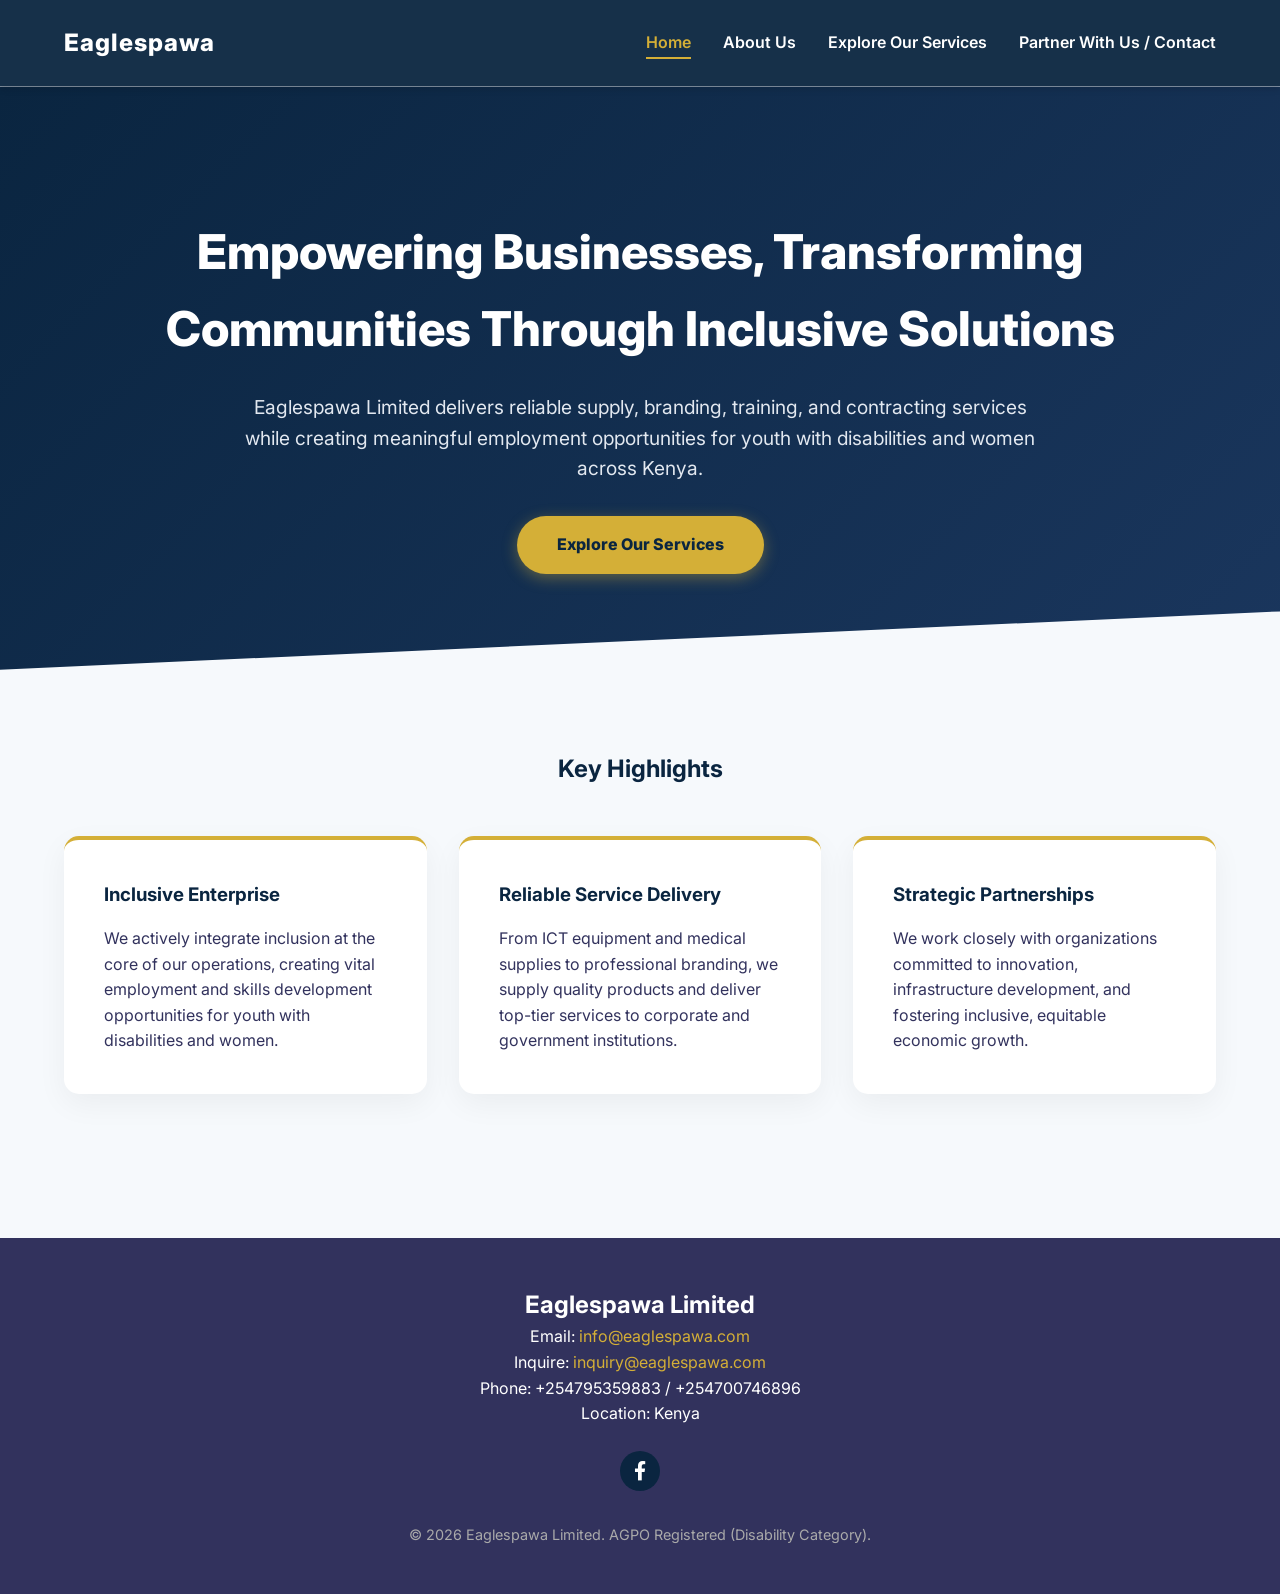
<file: index.html>
<!DOCTYPE html>
<html lang="en">
<head>

    <!-- Google tag (gtag.js) -->
<script async src="https://www.googletagmanager.com/gtag/js?id=G-55WJGNCTZW"></script>
<script>
  window.dataLayer = window.dataLayer || [];
  function gtag(){dataLayer.push(arguments);}
  gtag('js', new Date());

  gtag('config', 'G-55WJGNCTZW');
</script>


    
    <meta charset="UTF-8">
    <meta name="viewport" content="width=device-width, initial-scale=1.0">
    <title>Eaglespawa Limited | Inclusive Solutions</title>
    <link rel="icon" type="image/jpeg" href="icon.jpeg">
    <link rel="stylesheet" href="styles.css">
    <link rel="stylesheet" href="https://cdnjs.cloudflare.com/ajax/libs/font-awesome/6.0.0/css/all.min.css">
    <meta name="google-site-verification" content="UINnyJ6uWXzY9-vGjhkxGWergdI92mz0cQHW0GVQRaw" />
</head>
<body>

    <header>
        <nav>
            <a href="index.html" class="logo">Eaglespawa</a>
            <div class="menu-toggle" id="mobile-menu">☰</div>
            <ul class="nav-links" id="nav-links">
                <li><a href="index.html">Home</a></li>
                <li><a href="about.html">About Us</a></li>
                <li><a href="services.html">Explore Our Services</a></li>
                <li><a href="contact.html">Partner With Us / Contact</a></li>
            </ul>
        </nav>
    </header>

    <section class="hero">
        <h1>Empowering Businesses, Transforming Communities Through Inclusive Solutions</h1>
        <p>Eaglespawa Limited delivers reliable supply, branding, training, and contracting services while creating meaningful employment opportunities for youth with disabilities and women across Kenya.</p>
        <a href="services.html" class="btn">Explore Our Services</a>
    </section>

    <section class="section">
        <h2 style="text-align: center; color: var(--primary-blue);">Key Highlights</h2>
        <div class="grid">
            <div class="card">
                <h3>Inclusive Enterprise</h3>
                <p>We actively integrate inclusion at the core of our operations, creating vital employment and skills development opportunities for youth with disabilities and women.</p>
            </div>
            <div class="card">
                <h3>Reliable Service Delivery</h3>
                <p>From ICT equipment and medical supplies to professional branding, we supply quality products and deliver top-tier services to corporate and government institutions.</p>
            </div>
            <div class="card">
                <h3>Strategic Partnerships</h3>
                <p>We work closely with organizations committed to innovation, infrastructure development, and fostering inclusive, equitable economic growth.</p>
            </div>
        </div>
    </section>

    <footer>
        <h2>Eaglespawa Limited</h2>
        <p>Email: <a href="mailto:info@eaglespawa.com?subject=Want%20more%20information%20on%20a%20website">info@eaglespawa.com</a></p>
        <p>Inquire: <a href="mailto:inquiry@eaglespawa.com?subject=Inquiry%20from%20website">inquiry@eaglespawa.com</a></p>
        <p>Phone: +254795359883 / +254700746896</p>
        <p>Location: Kenya</p>

        <div class="social-links">
            <a href="https://www.facebook.com/people/Eagles-pawa-limited/61579534235119/?mibextid=rS40aB7S9Ucbxw6v" target="_blank" title="Follow us on Facebook">
                <i class="fab fa-facebook-f"></i>
            </a>
        </div>

        
        <p style="margin-top: 2rem; font-size: 0.9rem; color: #aaa;">&copy; 2026 Eaglespawa Limited. AGPO Registered (Disability Category).</p>
    </footer>

    <script src="script.js"></script>
</body>
</html>


<!--<!DOCTYPE html>
<html lang="en">
<head>
    <meta charset="UTF-8">
    <meta name="viewport" content="width=device-width, initial-scale=1.0">
    <title>Page Not Found | Eagles Pawa Limited</title>
    <link href="https://fonts.googleapis.com/css2?family=Inter:wght@400;700&display=swap" rel="stylesheet">
    <style>
        :root {
            --white: #ffffff;
            --brand-blue: #0288d1;
            --gold: #d4af37;
            --light-blue: #f0f7ff;
        }

        body {
            margin: 0;
            padding: 0;
            display: flex;
            align-items: center;
            justify-content: center;
            height: 100vh;
            background: radial-gradient(circle, var(--light-blue) 0%, var(--white) 100%);
            font-family: 'Inter', sans-serif;
            text-align: center;
            color: #333;
        }

        .container {
            padding: 20px;
            max-width: 500px;
            animation: fadeIn 0.8s ease-out;
        }

        /* The big 404 number */
        h1 {
            font-size: 8rem;
            margin: 0;
            line-height: 1;
            color: var(--brand-blue);
            position: relative;
        }

        h1 span {
            color: var(--gold);
        }

        h2 {
            font-size: 1.5rem;
            margin: 20px 0;
            color: #1a2a36;
        }

        p {
            color: #64748b;
            margin-bottom: 30px;
        }

        /* The "Go Home" button */
        .btn-home {
            background: var(--gold);
            color: white;
            padding: 15px 35px;
            border-radius: 50px;
            text-decoration: none;
            font-weight: 700;
            display: inline-block;
            transition: all 0.3s ease;
            box-shadow: 0 10px 20px rgba(212, 175, 55, 0.2);
        }

        .btn-home:hover {
            transform: translateY(-3px);
            box-shadow: 0 15px 30px rgba(212, 175, 55, 0.3);
            background: #c29d2f; /* Slightly darker gold */
        }

        @keyframes fadeIn {
            from { opacity: 0; transform: translateY(20px); }
            to { opacity: 1; transform: translateY(0); }
        }

        /* Mobile specific font size adjustment */
        @media (max-width: 480px) {
            h1 { font-size: 6rem; }
        }
    </style>
</head>
<body>

    <div class="container">
        <h1>4<span>0</span>4</h1>
        <h2>Oops! This page took flight.</h2>
        <p>The link you followed might be broken, or the page may have moved. Let's get you back to our supplies.</p>
        

        <div style="margin-top: 40px;">
            <p style="font-size: 0.8rem;">Eagles Pawa Limited | General Merchandise</p>
        </div>
    </div>

</body>
</html>-->
</file>
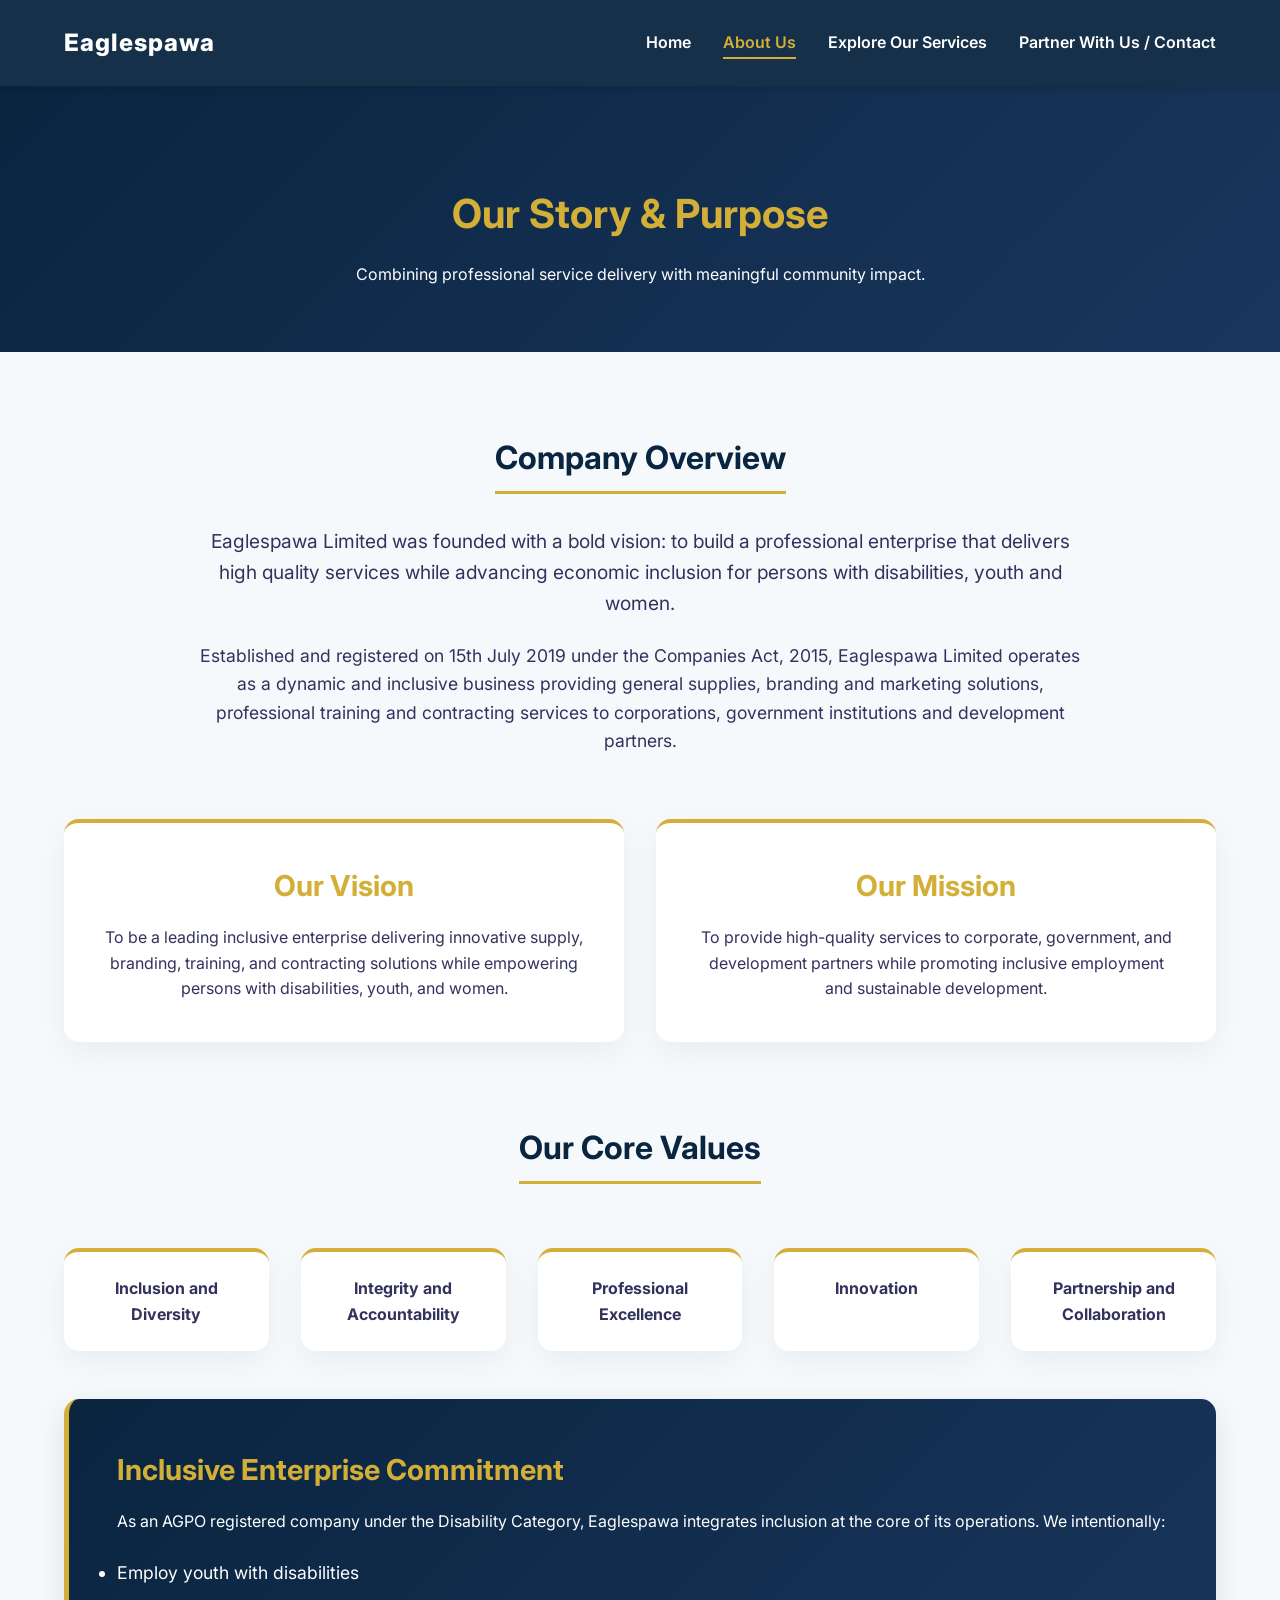
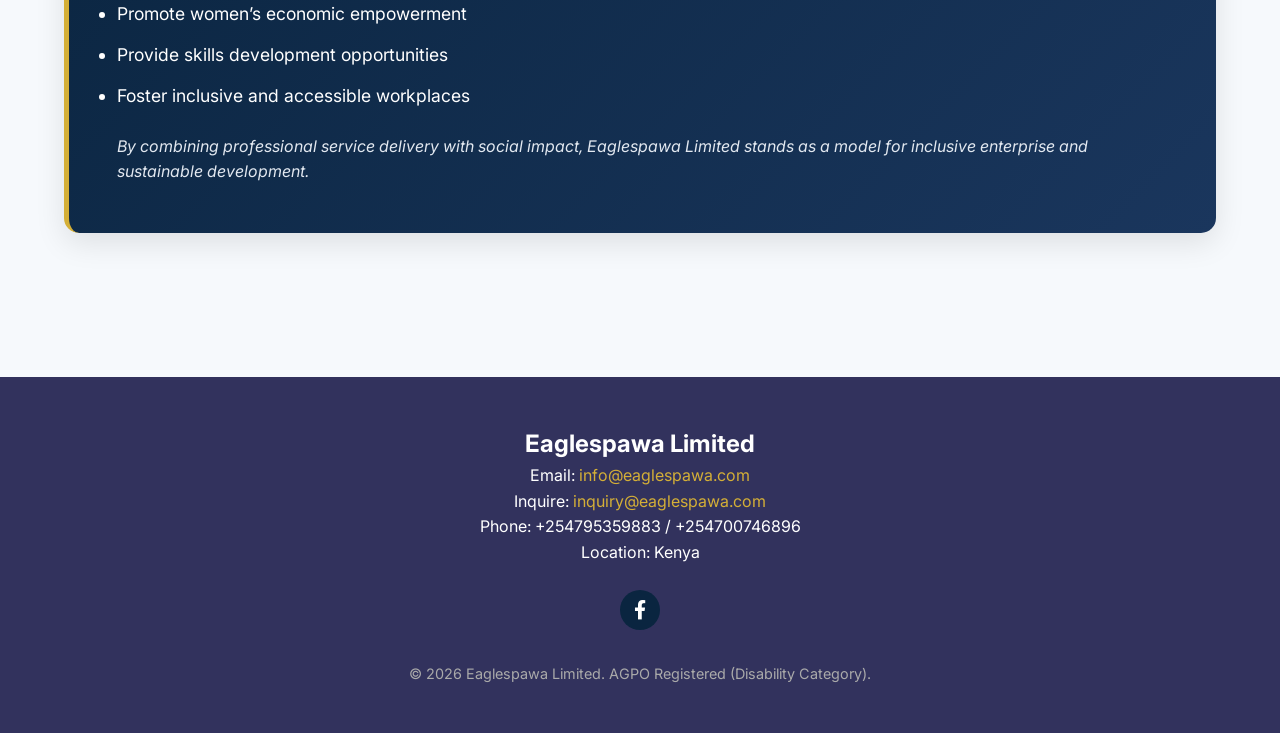
<file: about.html>
<!DOCTYPE html>
<html lang="en">
<head>

    <!-- Google tag (gtag.js) -->
<script async src="https://www.googletagmanager.com/gtag/js?id=G-55WJGNCTZW"></script>
<script>
  window.dataLayer = window.dataLayer || [];
  function gtag(){dataLayer.push(arguments);}
  gtag('js', new Date());

  gtag('config', 'G-55WJGNCTZW');
</script>

    
    <meta charset="UTF-8">
    <meta name="viewport" content="width=device-width, initial-scale=1.0">
    <title>About Us | Eaglespawa Limited</title>
    <link rel="icon" type="image/jpeg" href="icon.jpeg">
    <link rel="stylesheet" href="styles.css">
    <link rel="stylesheet" href="https://cdnjs.cloudflare.com/ajax/libs/font-awesome/6.0.0/css/all.min.css">
</head>
<body>

    <header>
        <nav>
            <a href="index.html" class="logo">Eaglespawa</a>
            <div class="menu-toggle" id="mobile-menu">☰</div>
            <ul class="nav-links" id="nav-links">
                <li><a href="index.html">Home</a></li>
                <li><a href="about.html">About Us</a></li>
                <li><a href="services.html">Explore Our Services</a></li>
                <li><a href="contact.html">Partner With Us / Contact</a></li>
            </ul>
        </nav>
    </header>

    <section class="page-header">
        <h1>Our Story & Purpose</h1>
        <p>Combining professional service delivery with meaningful community impact.</p>
    </section>

    <section class="section">
        <div style="max-width: 900px; margin: auto; text-align: center;">
            <h2 class="service-category-title">Company Overview</h2>
            <p style="font-size: 1.2rem; margin-bottom: 1.5rem;">Eaglespawa Limited was founded with a bold vision: to build a professional enterprise that delivers high quality services while advancing economic inclusion for persons with disabilities, youth and women.</p>
            <p style="font-size: 1.1rem; color: var(--dark-grey);">Established and registered on 15th July 2019 under the Companies Act, 2015, Eaglespawa Limited operates as a dynamic and inclusive business providing general supplies, branding and marketing solutions, professional training and contracting services to corporations, government institutions and development partners.</p>
        </div>

        <div class="grid" style="margin-top: 4rem;">
            <div class="card" style="text-align: center;">
                <h3 style="font-size: 1.8rem; color: var(--accent-gold);">Our Vision</h3>
                <p>To be a leading inclusive enterprise delivering innovative supply, branding, training, and contracting solutions while empowering persons with disabilities, youth, and women.</p>
            </div>
            <div class="card" style="text-align: center;">
                <h3 style="font-size: 1.8rem; color: var(--accent-gold);">Our Mission</h3>
                <p>To provide high-quality services to corporate, government, and development partners while promoting inclusive employment and sustainable development.</p>
            </div>
        </div>

        <div style="margin-top: 5rem; text-align: center;">
            <h2 class="service-category-title">Our Core Values</h2>
            <div class="grid" style="grid-template-columns: repeat(auto-fit, minmax(200px, 1fr)); margin-top: 2rem;">
                <div class="card" style="padding: 1.5rem;"><strong>Inclusion and Diversity</strong></div>
                <div class="card" style="padding: 1.5rem;"><strong>Integrity and Accountability</strong></div>
                <div class="card" style="padding: 1.5rem;"><strong>Professional Excellence</strong></div>
                <div class="card" style="padding: 1.5rem;"><strong>Innovation</strong></div>
                <div class="card" style="padding: 1.5rem;"><strong>Partnership and Collaboration</strong></div>
            </div>
        </div>

        <div class="commitment-box">
            <h3>Inclusive Enterprise Commitment</h3>
            <p style="margin-bottom: 1.5rem;">As an AGPO registered company under the Disability Category, Eaglespawa integrates inclusion at the core of its operations. We intentionally:</p>
            <ul>
                <li> Employ youth with disabilities</li>
                <li> Promote women’s economic empowerment</li>
                <li> Provide skills development opportunities</li>
                <li> Foster inclusive and accessible workplaces</li>
            </ul>
            <p style="margin-top: 1.5rem; font-style: italic; color: #E2E8F0;">By combining professional service delivery with social impact, Eaglespawa Limited stands as a model for inclusive enterprise and sustainable development.</p>
        </div>
    </section>

    <footer>
        <h2>Eaglespawa Limited</h2>
        <p>Email: <a href="mailto:info@eaglespawa.com?subject=Inquiry%20from%20Website">info@eaglespawa.com</a></p>
        <p>Inquire: <a href="mailto:inquiry@eaglespawa.com?subject=Inquiry%20from%20website">inquiry@eaglespawa.com</a></p>
        <p>Phone: +254795359883 / +254700746896</p>
        <p>Location: Kenya</p>


        <div class="social-links">
            <a href="https://www.facebook.com/people/Eagles-pawa-limited/61579534235119/?mibextid=rS40aB7S9Ucbxw6v" target="_blank" title="Follow us on Facebook">
                <i class="fab fa-facebook-f"></i>
            </a>
        </div>


        
        <p style="margin-top: 2rem; font-size: 0.9rem; color: #aaa;">&copy; 2026 Eaglespawa Limited. AGPO Registered (Disability Category).</p>
    </footer>

    <script src="script.js"></script>
</body>
</html>
</file>
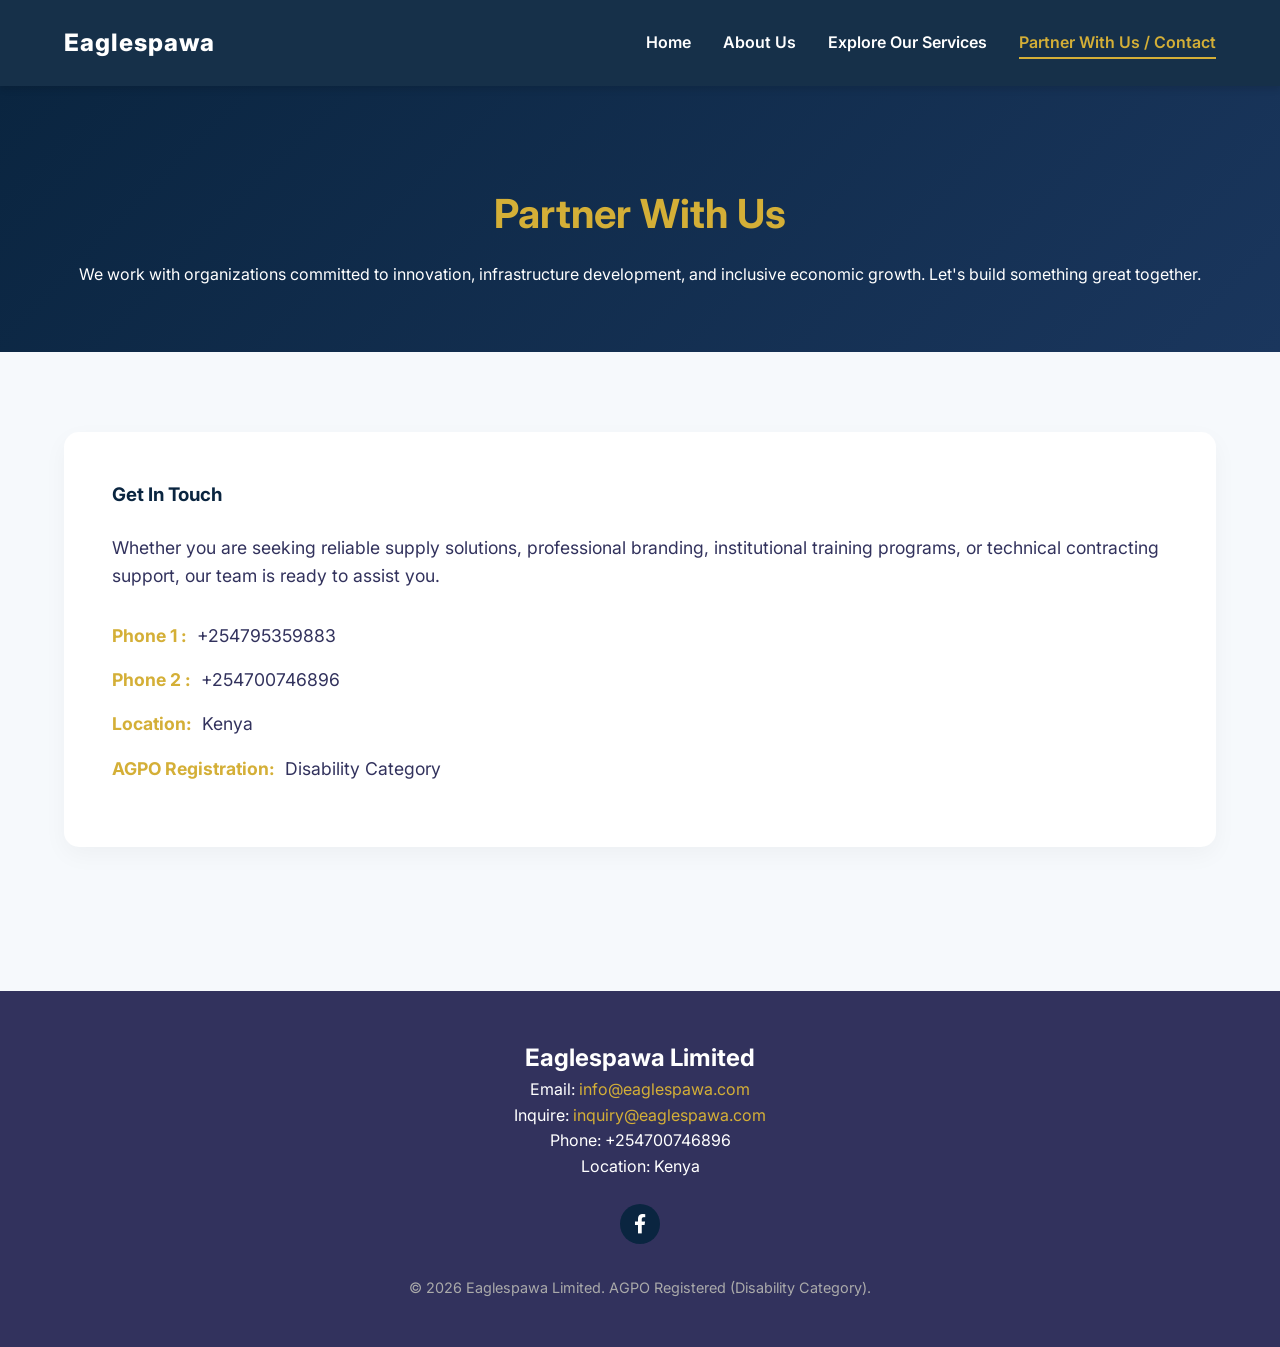
<file: contact.html>
<!DOCTYPE html>
<html lang="en">
<head>

    <!-- Google tag (gtag.js) -->
<script async src="https://www.googletagmanager.com/gtag/js?id=G-55WJGNCTZW"></script>
<script>
  window.dataLayer = window.dataLayer || [];
  function gtag(){dataLayer.push(arguments);}
  gtag('js', new Date());

  gtag('config', 'G-55WJGNCTZW');
</script>

    
    <meta charset="UTF-8">
    <meta name="viewport" content="width=device-width, initial-scale=1.0">
    <title>Partner With Us | Eaglespawa Limited</title>
    <link rel="icon" type="image/jpeg" href="icon.jpeg">
    <link rel="stylesheet" href="styles.css">
    <link rel="stylesheet" href="https://cdnjs.cloudflare.com/ajax/libs/font-awesome/6.0.0/css/all.min.css">
</head>
<body>

    <header>
        <nav>
            <a href="index.html" class="logo">Eaglespawa</a>
            <div class="menu-toggle" id="mobile-menu">☰</div>
            <ul class="nav-links" id="nav-links">
                <li><a href="index.html">Home</a></li>
                <li><a href="about.html">About Us</a></li>
                <li><a href="services.html">Explore Our Services</a></li>
                <li><a href="contact.html">Partner With Us / Contact</a></li>
            </ul>
        </nav>
    </header>

    <section class="page-header">
        <h1>Partner With Us</h1>
        <p>We work with organizations committed to innovation, infrastructure development, and inclusive economic growth. Let's build something great together.</p>
    </section>

    <section class="section">
        <div class="contact-container">
            
            <div class="contact-info">
                <h3>Get In Touch</h3>
                <p>Whether you are seeking reliable supply solutions, professional branding, institutional training programs, or technical contracting support, our team is ready to assist you.</p>
                
                <div style="margin-top: 2rem;">
                    <p><strong>Phone 1 :</strong> +254795359883</p>
                    <P><strong>Phone 2 :</strong> +254700746896</p>
                    <p><strong>Location:</strong> Kenya</p>
                    <p><strong>AGPO Registration:</strong> Disability Category</p>
                </div>
            </div>

           <!-- <div class="contact-form">
                <form action="#" method="POST" style="display: flex; flex-direction: column; gap: 1.5rem;">
                    <input type="text" name="name" placeholder="Your Full Name" required>
                    <input type="email" name="email" placeholder="Your Email Address" required>
                    <input type="text" name="subject" placeholder="Subject / Inquiry Type" required>
                    <textarea name="message" rows="6" placeholder="How can we help you?" required></textarea>
                    <button type="submit" class="btn" style="width: 100%;">Send Message</button>
                </form>
            </div>-->

        </div>
    </section>

    <footer>
        <h2>Eaglespawa Limited</h2>
       <p>Email: <a href="mailto:info@eaglespawa.com?subject=Inquiry%20from%20Website">info@eaglespawa.com</a></p>
        <p>Inquire: <a href="mailto:inquiry@eaglespawa.com?subject=Inquiry%20from%20website">inquiry@eaglespawa.com</a></p>
        <p>Phone: +254700746896</p>
        <p>Location: Kenya</p>

        <div class="social-links">
            <a href="https://www.facebook.com/people/Eagles-pawa-limited/61579534235119/?mibextid=rS40aB7S9Ucbxw6v" target="_blank" title="Follow us on Facebook">
                <i class="fab fa-facebook-f"></i>
            </a>
        </div>

        
        <p style="margin-top: 2rem; font-size: 0.9rem; color: #aaa;">&copy; 2026 Eaglespawa Limited. AGPO Registered (Disability Category).</p>
    </footer>

    <script src="script.js"></script>
</body>
</html>
</file>
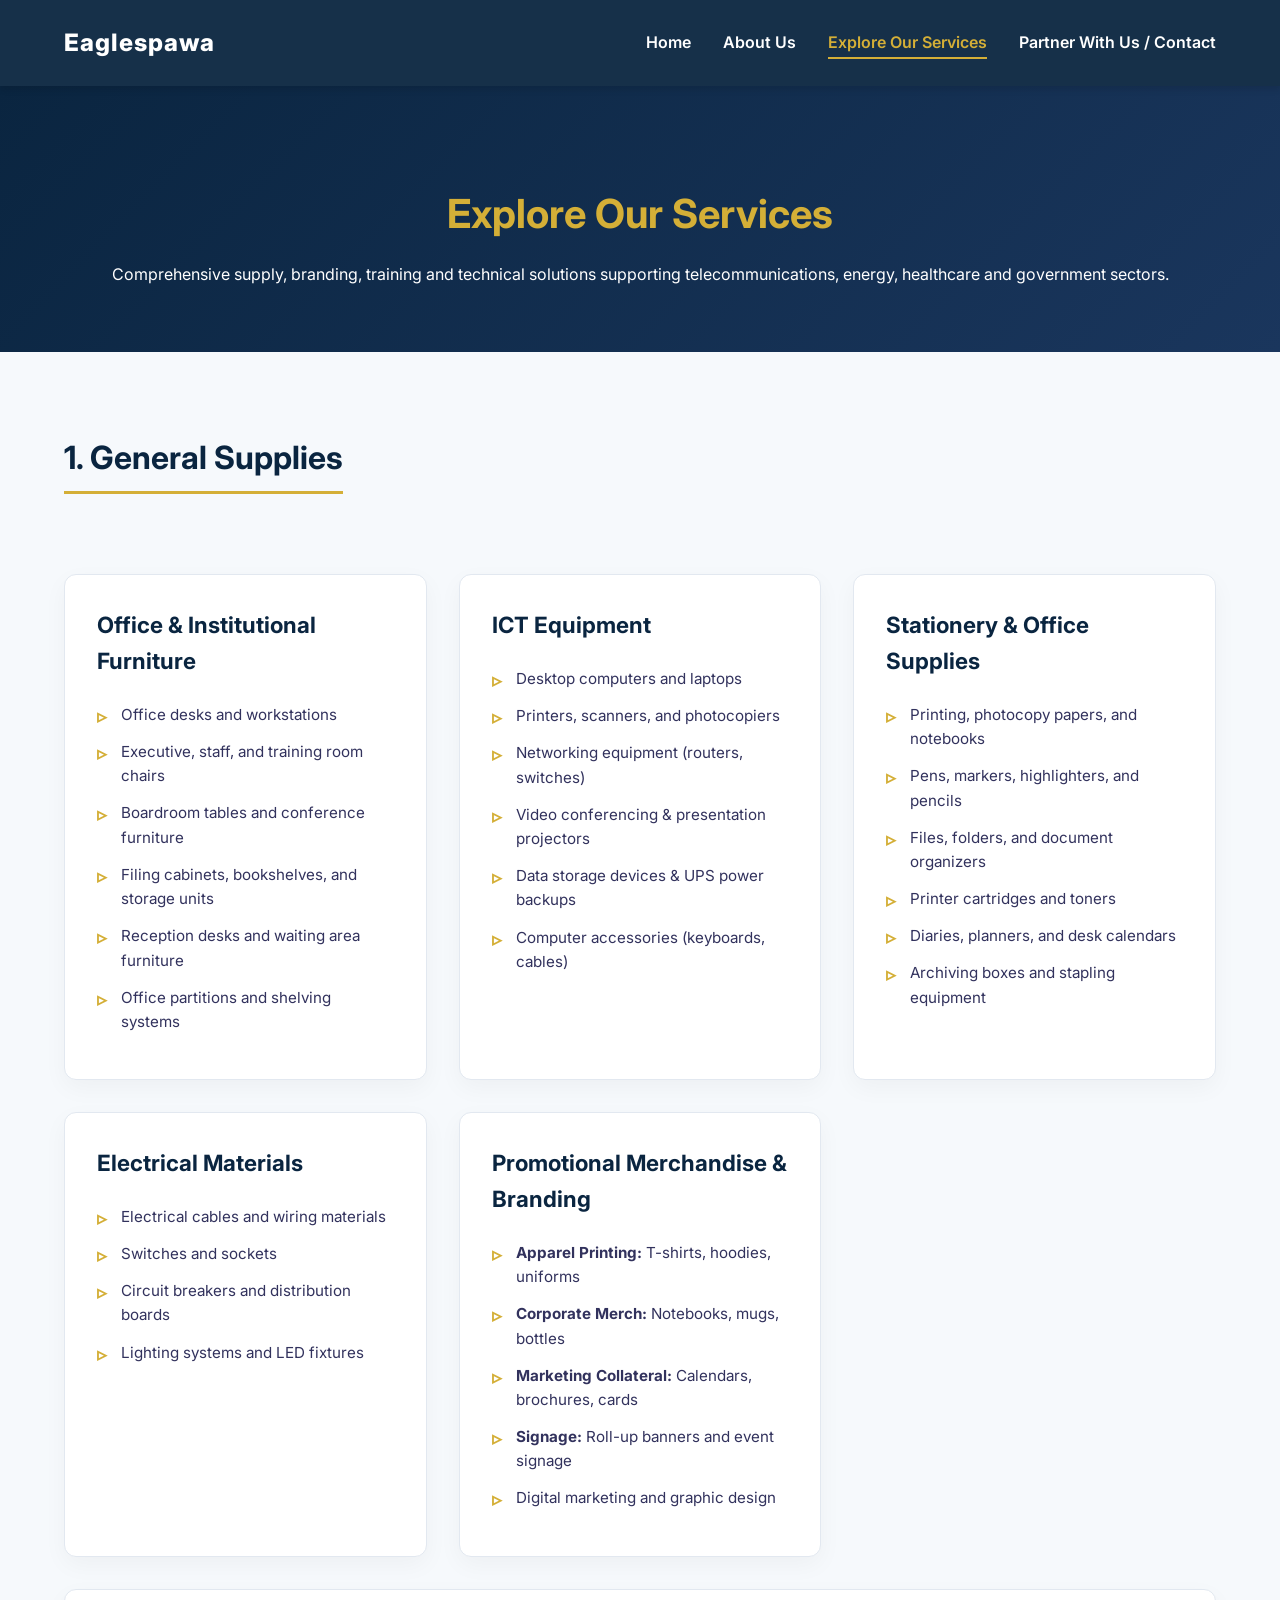
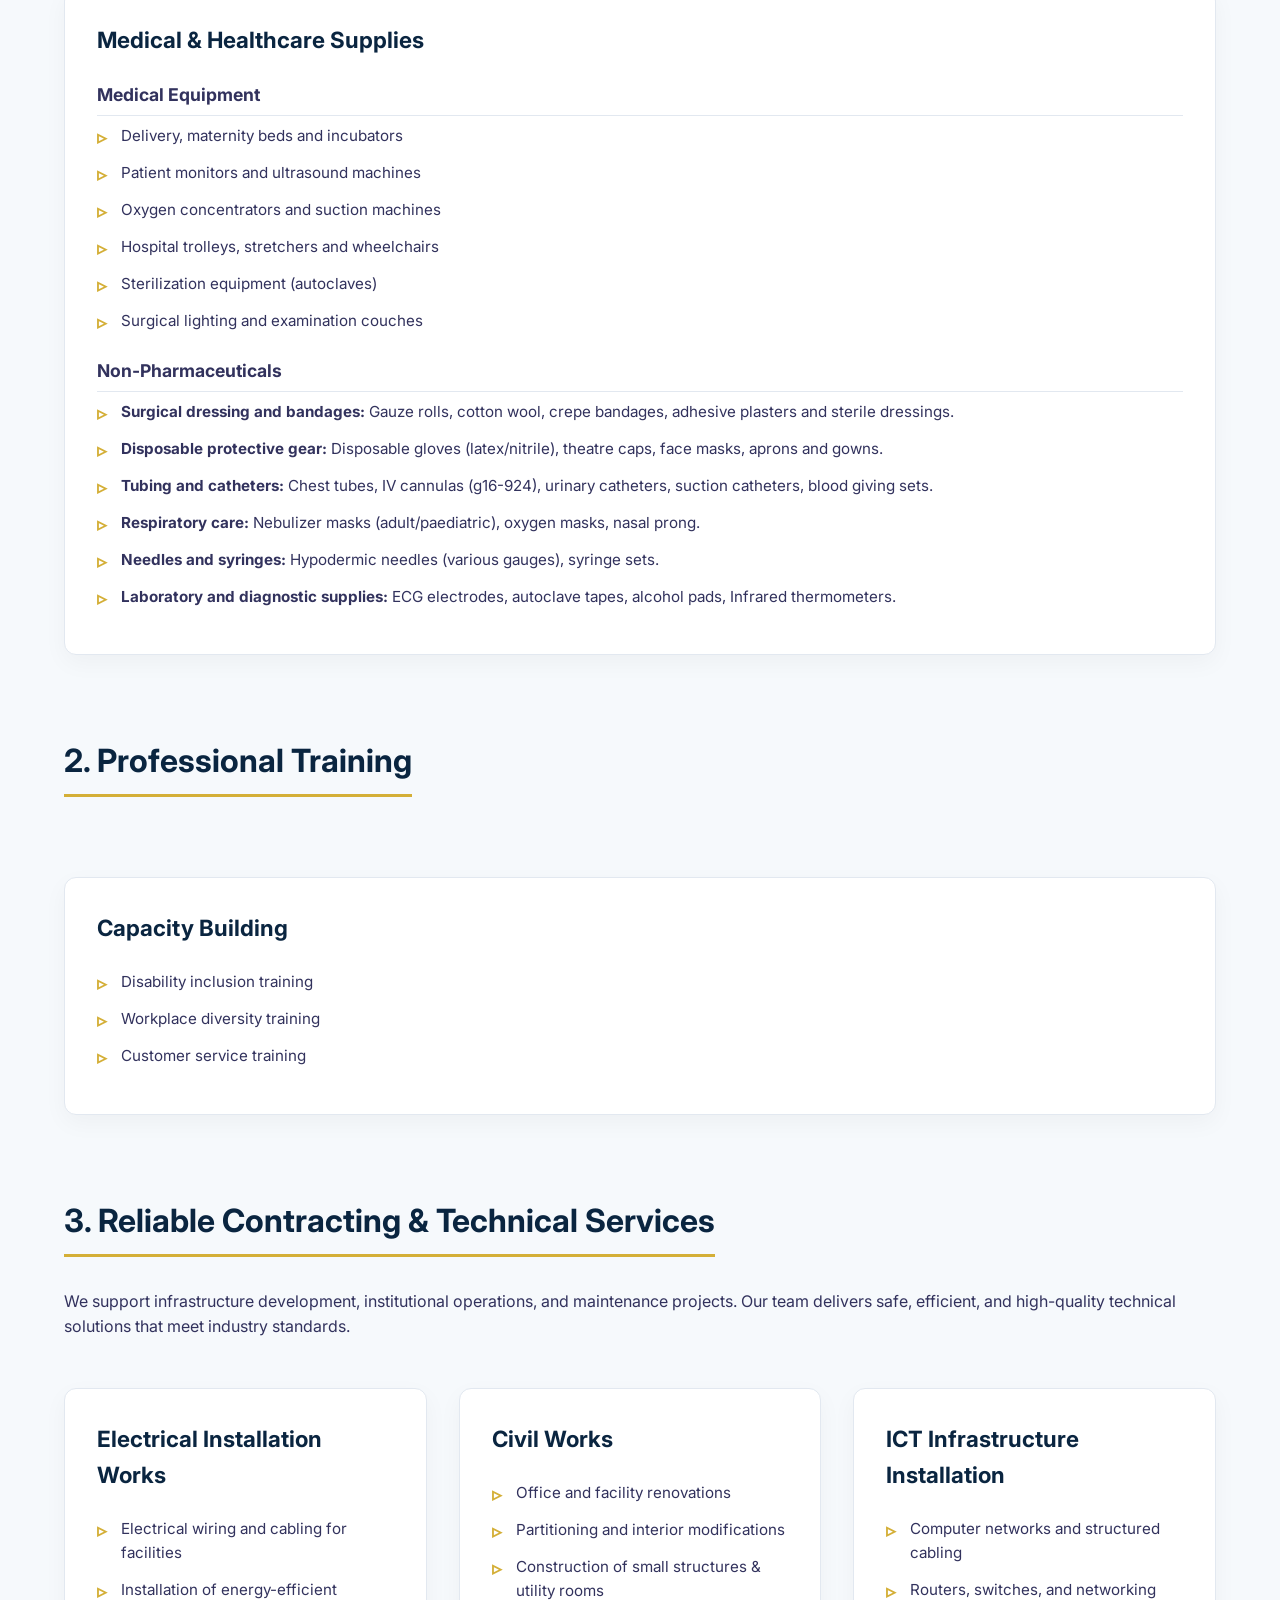
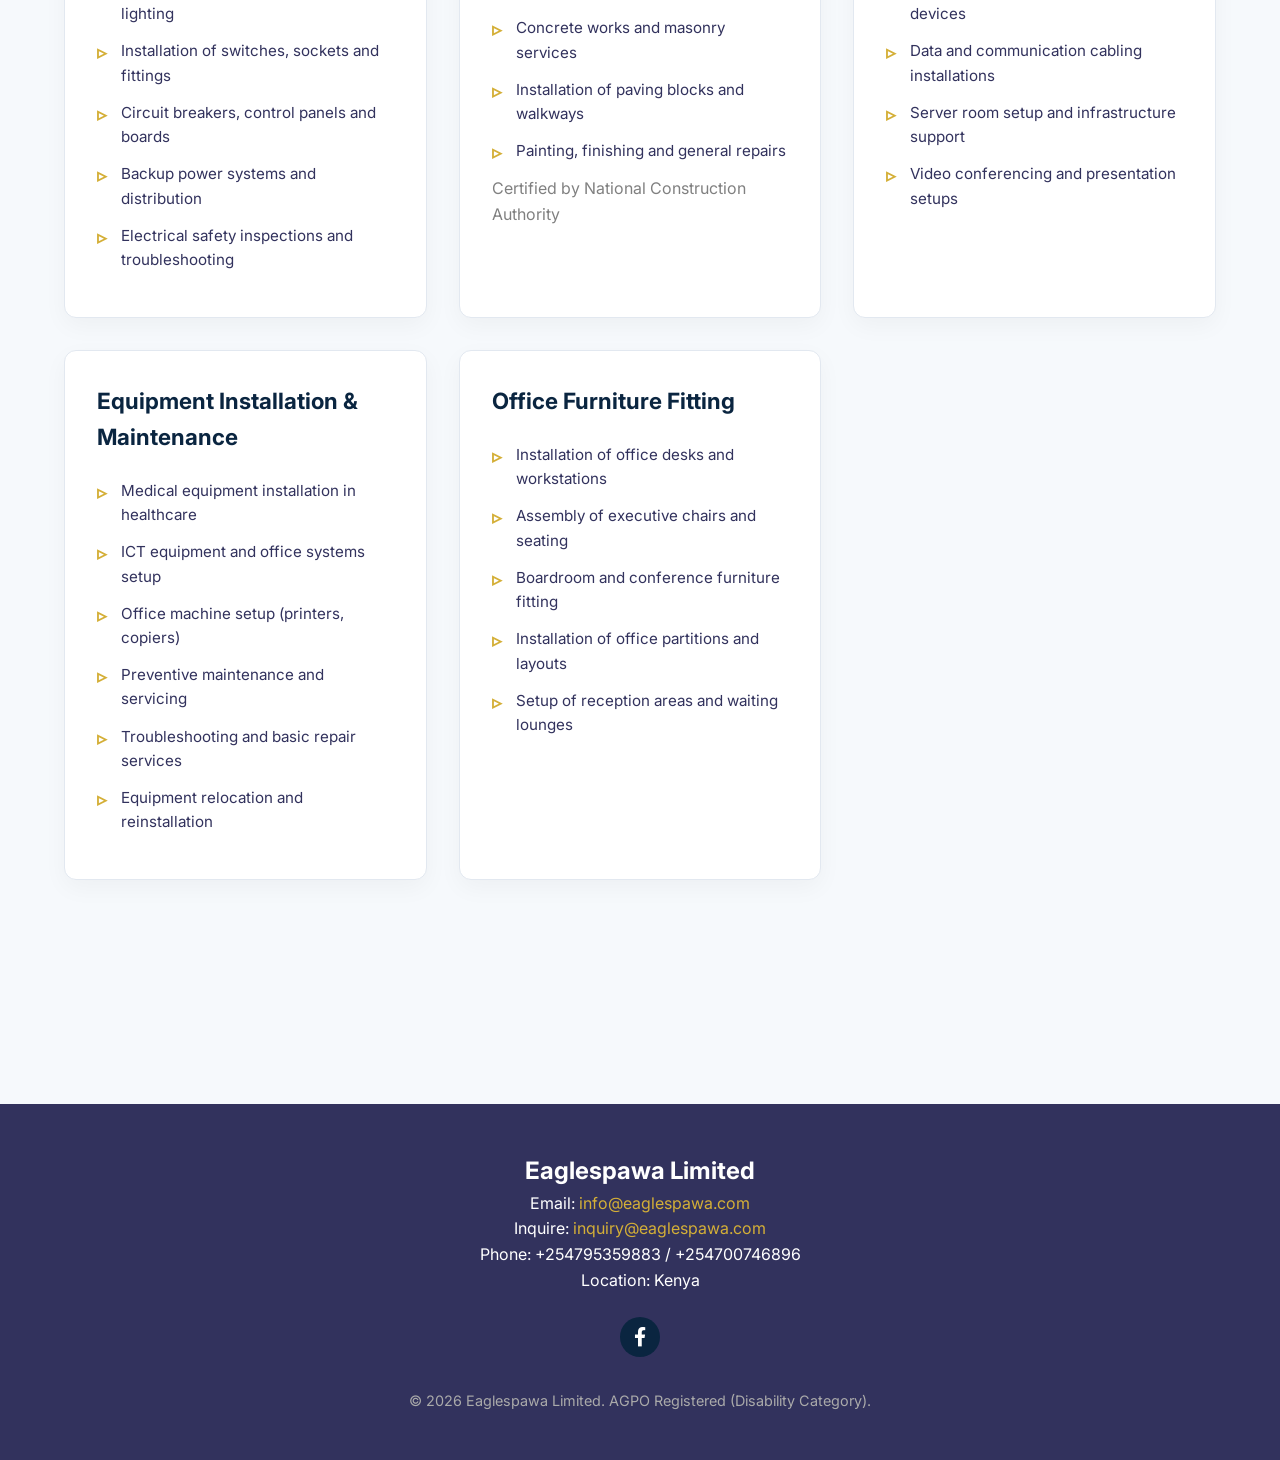
<file: services.html>
<!DOCTYPE html>
<html lang="en">
<head>

    <!-- Google tag (gtag.js) -->
<script async src="https://www.googletagmanager.com/gtag/js?id=G-55WJGNCTZW"></script>
<script>
  window.dataLayer = window.dataLayer || [];
  function gtag(){dataLayer.push(arguments);}
  gtag('js', new Date());

  gtag('config', 'G-55WJGNCTZW');
</script>

    
    <meta charset="UTF-8">
    <meta name="viewport" content="width=device-width, initial-scale=1.0">
    <title>Our Services | Eaglespawa Limited</title>
    <link rel="icon" type="image/jpeg" href="icon.jpeg">
    <link rel="stylesheet" href="styles.css">
    <link rel="stylesheet" href="https://cdnjs.cloudflare.com/ajax/libs/font-awesome/6.0.0/css/all.min.css">
</head>
<body>

    <header>
        <nav>
            <a href="index.html" class="logo">Eaglespawa</a>
            <div class="menu-toggle" id="mobile-menu">☰</div>
            <ul class="nav-links" id="nav-links">
                <li><a href="index.html">Home</a></li>
                <li><a href="about.html">About Us</a></li>
                <li><a href="services.html">Explore Our Services</a></li>
                <li><a href="contact.html">Partner With Us / Contact</a></li>
            </ul>
        </nav>
    </header>

    <section class="page-header">
        <h1>Explore Our Services</h1>
        <p>Comprehensive supply, branding, training and technical solutions supporting telecommunications, energy, healthcare and government sectors.</p>
    </section>

    <section class="section">

        <div class="service-category">
            <h2 class="service-category-title">1. General Supplies</h2>
            <div class="grid">
                
                <div class="service-card">
                    <h3>Office & Institutional Furniture</h3>
                    <ul>
                        <li>Office desks and workstations</li>
                        <li>Executive, staff, and training room chairs</li>
                        <li>Boardroom tables and conference furniture</li>
                        <li>Filing cabinets, bookshelves, and storage units</li>
                        <li>Reception desks and waiting area furniture</li>
                        <li>Office partitions and shelving systems</li>
                    </ul>
                </div>

                <div class="service-card">
                    <h3>ICT Equipment</h3>
                    <ul>
                        <li>Desktop computers and laptops</li>
                        <li>Printers, scanners, and photocopiers</li>
                        <li>Networking equipment (routers, switches)</li>
                        <li>Video conferencing & presentation projectors</li>
                        <li>Data storage devices & UPS power backups</li>
                        <li>Computer accessories (keyboards, cables)</li>
                    </ul>
                </div>


                <div class="service-card">
                    <h3>Stationery & Office Supplies</h3>
                    <ul>
                        <li>Printing, photocopy papers, and notebooks</li>
                        <li>Pens, markers, highlighters, and pencils</li>
                        <li>Files, folders, and document organizers</li>
                        <li>Printer cartridges and toners</li>
                        <li>Diaries, planners, and desk calendars</li>
                        <li>Archiving boxes and stapling equipment</li>
                    </ul>
                </div>

                <div class="service-card">
                    <h3>Electrical Materials</h3>
                    <ul>
                        <li>Electrical cables and wiring materials</li>
                        <li>Switches and sockets</li>
                        <li>Circuit breakers and distribution boards</li>
                        <li>Lighting systems and LED fixtures</li>
                    </ul>
                </div>

                <div class="service-card">
                    <h3>Promotional Merchandise & Branding</h3>
                    <ul>
                        <li><strong>Apparel Printing:</strong> T-shirts, hoodies, uniforms</li>
                        <li><strong>Corporate Merch:</strong> Notebooks, mugs, bottles</li>
                        <li><strong>Marketing Collateral:</strong> Calendars, brochures, cards</li>
                        <li><strong>Signage:</strong> Roll-up banners and event signage</li>
                        <li>Digital marketing and graphic design</li>
                    </ul>
                </div>

              <div class="service-card" style="grid-column: 1 / -1;">
    <h3>Medical & Healthcare Supplies</h3>
    
    <h4 style="color: var(--dark-grey); margin: 1rem 0 0.5rem; font-size: 1.1rem; border-bottom: 1px solid #E2E8F0; padding-bottom: 5px;">Medical Equipment</h4>
    <ul>
        <li>Delivery, maternity beds and incubators</li>
        <li>Patient monitors and ultrasound machines</li>
        <li>Oxygen concentrators and suction machines</li>
        <li>Hospital trolleys, stretchers and wheelchairs</li>
        <li>Sterilization equipment (autoclaves)</li>
        <li>Surgical lighting and examination couches</li>
    </ul>

    <h4 style="color: var(--dark-grey); margin: 1.5rem 0 0.5rem; font-size: 1.1rem; border-bottom: 1px solid #E2E8F0; padding-bottom: 5px;">Non-Pharmaceuticals</h4>
    <ul>
        <li><strong>Surgical dressing and bandages:</strong> Gauze rolls, cotton wool, crepe bandages, adhesive plasters and sterile dressings.</li>
        <li><strong>Disposable protective gear:</strong> Disposable gloves (latex/nitrile), theatre caps, face masks, aprons and gowns.</li>
        <li><strong>Tubing and catheters:</strong> Chest tubes, IV cannulas (g16-924), urinary catheters, suction catheters, blood giving sets.</li>
        <li><strong>Respiratory care:</strong> Nebulizer masks (adult/paediatric), oxygen masks, nasal prong.</li>
        <li><strong>Needles and syringes:</strong> Hypodermic needles (various gauges), syringe sets.</li>
        <li><strong>Laboratory and diagnostic supplies:</strong> ECG electrodes, autoclave tapes, alcohol pads, Infrared thermometers.</li>
    </ul>
</div>

                

            </div>
        </div>

        <div class="service-category">
            <h2 class="service-category-title">2. Professional Training</h2>
            <div class="grid" style="grid-template-columns: repeat(auto-fit, minmax(250px, 1fr));">
                <div class="service-card">
                    <h3>Capacity Building</h3>
                    <ul>
                        <li>Disability inclusion training</li>
                        <li>Workplace diversity training</li>
                        <li>Customer service training</li>
                    </ul>
                </div>
            </div>
        </div>

        <div class="service-category">
            <h2 class="service-category-title">3. Reliable Contracting & Technical Services</h2>
            <p style="margin-bottom: 2rem; color: var(--dark-grey);">We support infrastructure development, institutional operations, and maintenance projects. Our team delivers safe, efficient, and high-quality technical solutions that meet industry standards.</p>
            <div class="grid">

                <div class="service-card">
                    <h3>Electrical Installation Works</h3>
                    <ul>
                        <li>Electrical wiring and cabling for facilities</li>
                        <li>Installation of energy-efficient lighting</li>
                        <li>Installation of switches, sockets and fittings</li>
                        <li>Circuit breakers, control panels and boards</li>
                        <li>Backup power systems and distribution</li>
                        <li>Electrical safety inspections and troubleshooting</li>
                    </ul>
                </div>

                <div class="service-card">
                    <h3>Civil Works </h3>
                    <ul>
                        <li>Office and facility renovations</li>
                        <li>Partitioning and interior modifications</li>
                        <li>Construction of small structures & utility rooms</li>
                        <li>Concrete works and masonry services</li>
                        <li>Installation of paving blocks and walkways</li>
                        <li>Painting, finishing and general repairs</li>
                        <p style="color: grey;"> Certified by National Construction Authority </p>
                    </ul>
                </div>

                <div class="service-card">
                    <h3>ICT Infrastructure Installation</h3>
                    <ul>
                        <li>Computer networks and structured cabling</li>
                        <li>Routers, switches, and networking devices</li>
                        <li>Data and communication cabling installations</li>
                        <li>Server room setup and infrastructure support</li>
                        <li>Video conferencing and presentation setups</li>
                    </ul>
                </div>

                <div class="service-card">
                    <h3>Equipment Installation & Maintenance</h3>
                    <ul>
                        <li>Medical equipment installation in healthcare</li>
                        <li>ICT equipment and office systems setup</li>
                        <li>Office machine setup (printers, copiers)</li>
                        <li>Preventive maintenance and servicing</li>
                        <li>Troubleshooting and basic repair services</li>
                        <li>Equipment relocation and reinstallation</li>
                    </ul>
                </div>

                <div class="service-card">
                    <h3>Office Furniture Fitting</h3>
                    <ul>
                        <li>Installation of office desks and workstations</li>
                        <li>Assembly of executive chairs and seating</li>
                        <li>Boardroom and conference furniture fitting</li>
                        <li>Installation of office partitions and layouts</li>
                        <li>Setup of reception areas and waiting lounges</li>
                    </ul>
                </div>

            </div>
        </div>

    </section>

    <footer>
        <h2>Eaglespawa Limited</h2>
        <p>Email: <a href="mailto:info@eaglespawa.com?subject=Inquiry%20from%20Website">info@eaglespawa.com</a></p>
        <p>Inquire: <a href="mailto:inquiry@eaglespawa.com?subject=Inquiry%20from%20website">inquiry@eaglespawa.com</a></p>
        <p>Phone: +254795359883 / +254700746896</p>
        <p>Location: Kenya</p>

        <div class="social-links">
            <a href="https://www.facebook.com/people/Eagles-pawa-limited/61579534235119/?mibextid=rS40aB7S9Ucbxw6v" target="_blank" title="Follow us on Facebook">
                <i class="fab fa-facebook-f"></i>
            </a>
        </div>

        
        <p style="margin-top: 2rem; font-size: 0.9rem; color: #aaa;">&copy; 2026 Eaglespawa Limited. AGPO Registered (Disability Category).</p>
    </footer>

    <script src="script.js"></script>
</body>
</html>
</file>
<file: styles.css>
/* Google Fonts for a modern, clean look */
@import url('https://fonts.googleapis.com/css2?family=Inter:wght@300;400;600;800&display=swap');

/* Color Variables */
:root {
    --primary-blue: #0A2540; /* Deep futuristic blue */
    --accent-gold: #D4AF37; /* Elegant gold */
    --light-grey: #F6F9FC;
    --dark-grey: #32325D;
    --white: #FFFFFF;
    --transition-speed: 0.4s;
}

* {
    margin: 0;
    padding: 0;
    box-sizing: border-box;
    font-family: 'Inter', sans-serif;
}

body {
    background-color: var(--light-grey);
    color: var(--dark-grey);
    line-height: 1.6;
    /* Smooth fade-in for page loads */
    animation: fadeIn 0.8s ease-in-out; 
}

@keyframes fadeIn {
    from { opacity: 0; transform: translateY(10px); }
    to { opacity: 1; transform: translateY(0); }
}

/* Navigation Bar */
header {
    background: rgba(10, 37, 64, 0.95); /* Glassmorphism effect */
    backdrop-filter: blur(10px);
    position: sticky;
    top: 0;
    width: 100%;
    z-index: 1000;
    box-shadow: 0 4px 6px rgba(0,0,0,0.1);
}

nav {
    display: flex;
    justify-content: space-between;
    align-items: center;
    padding: 1.5rem 5%;
    max-width: 1400px;
    margin: auto;
}

.logo {
    color: var(--white);
    font-size: 1.5rem;
    font-weight: 800;
    text-decoration: none;
    letter-spacing: 1px;
}

.logo span {
    color: var(--accent-gold);
}

.nav-links {
    list-style: none;
    display: flex;
    gap: 2rem;
}

.nav-links a {
    color: var(--white);
    text-decoration: none;
    font-weight: 600;
    transition: color var(--transition-speed);
}

.nav-links a:hover {
    color: var(--accent-gold);
}


/* Navigation Active State */
.nav-links a.active {
    color: var(--accent-gold);
    border-bottom: 2px solid var(--accent-gold);
    padding-bottom: 5px;
}

/* Ensure links don't jump when the border is added */
.nav-links a {
    border-bottom: 2px solid transparent;
    transition: all var(--transition-speed);
}



.menu-toggle {
    display: none;
    color: var(--white);
    font-size: 1.5rem;
    cursor: pointer;
}

/* Hero Section */
.hero {
    background: linear-gradient(135deg, var(--primary-blue) 0%, #1A365D 100%);
    color: var(--white);
    text-align: center;
    padding: 8rem 5% 6rem;
    clip-path: polygon(0 0, 100% 0, 100% 90%, 0 100%); /* Futuristic slant */
}

.hero h1 {
    font-size: 3rem;
    font-weight: 800;
    margin-bottom: 1.5rem;
    color: var(--white);
}

.hero p {
    font-size: 1.2rem;
    max-width: 800px;
    margin: 0 auto 2rem;
    color: #E2E8F0;
}

.btn {
    display: inline-block;
    padding: 1rem 2.5rem;
    background-color: var(--accent-gold);
    color: var(--primary-blue);
    text-decoration: none;
    font-weight: 800;
    border-radius: 50px;
    transition: all var(--transition-speed);
    box-shadow: 0 4px 15px rgba(212, 175, 55, 0.4);
}

.btn:hover {
    transform: translateY(-3px);
    box-shadow: 0 6px 20px rgba(212, 175, 55, 0.6);
}

/* Sections & Cards */
.section {
    padding: 5rem 5%;
    max-width: 1400px;
    margin: auto;
}

.grid {
    display: grid;
    grid-template-columns: repeat(auto-fit, minmax(300px, 1fr));
    gap: 2rem;
    margin-top: 3rem;
}

.card {
    background: var(--white);
    padding: 2.5rem;
    border-radius: 15px;
    box-shadow: 0 10px 30px rgba(0,0,0,0.05);
    transition: transform var(--transition-speed);
    border-top: 4px solid var(--accent-gold);
}

.card:hover {
    transform: translateY(-10px);
}

.card h3 {
    color: var(--primary-blue);
    margin-bottom: 1rem;
}

/* Footer */
footer {
    background-color: var(--dark-grey);
    color: var(--white);
    text-align: center;
    padding: 3rem 5%;
    margin-top: 4rem;
}

footer a {
    color: var(--accent-gold);
    text-decoration: none;
}

/* Mobile Responsiveness */
@media (max-width: 768px) {
    .nav-links {
        display: none;
        flex-direction: column;
        position: absolute;
        top: 100%;
        left: 0;
        width: 100%;
        background: var(--primary-blue);
        padding: 2rem 0;
        text-align: center;
    }
    .nav-links.active {
        display: flex;
    }
    .menu-toggle {
        display: block;
    }
    .hero h1 {
        font-size: 2rem;
    }
}




/* --- Services Page Specific Styles --- */
.page-header {
    background: linear-gradient(135deg, var(--primary-blue) 0%, #1A365D 100%);
    color: var(--white);
    text-align: center;
    padding: 6rem 5% 4rem;
}

.page-header h1 {
    font-size: 2.5rem;
    color: var(--accent-gold);
    margin-bottom: 1rem;
}

.service-category {
    margin-bottom: 5rem;
}

.service-category-title {
    font-size: 2rem;
    color: var(--primary-blue);
    margin-bottom: 2rem;
    border-bottom: 3px solid var(--accent-gold);
    display: inline-block;
    padding-bottom: 0.5rem;
}

.service-card {
    background: var(--white);
    padding: 2rem;
    border-radius: 12px;
    box-shadow: 0 8px 25px rgba(0,0,0,0.04);
    border: 1px solid #E2E8F0;
    transition: all var(--transition-speed);
}

.service-card:hover {
    transform: translateY(-5px);
    box-shadow: 0 12px 30px rgba(10, 37, 64, 0.1);
    border-color: var(--accent-gold);
}

.service-card h3 {
    color: var(--primary-blue);
    font-size: 1.4rem;
    margin-bottom: 1.5rem;
    display: flex;
    align-items: center;
    gap: 10px;
}

.service-card ul {
    list-style: none;
}

.service-card ul li {
    position: relative;
    padding-left: 1.5rem;
    margin-bottom: 0.8rem;
    color: var(--dark-grey);
    font-size: 0.95rem;
}

.service-card ul li::before {
    content: '▹';
    position: absolute;
    left: 0;
    color: var(--accent-gold);
    font-weight: bold;
    font-size: 1.2rem;
    top: -2px;
}




/* --- About & Contact Page Specific Styles --- */
.commitment-box {
    background: linear-gradient(135deg, var(--primary-blue) 0%, #1A365D 100%);
    color: var(--white);
    padding: 3rem;
    border-radius: 15px;
    margin-top: 3rem;
    box-shadow: 0 10px 30px rgba(0,0,0,0.1);
    border-left: 5px solid var(--accent-gold);
}

.commitment-box h3 {
    color: var(--accent-gold);
    margin-bottom: 1rem;
    font-size: 1.8rem;
}

.commitment-box ul li {
    margin-bottom: 0.8rem;
    font-size: 1.1rem;
}

/* Contact Form */
.contact-container {
    display: grid;
    grid-template-columns: repeat(auto-fit, minmax(300px, 1fr));
    gap: 3rem;
    background: var(--white);
    padding: 3rem;
    border-radius: 15px;
    box-shadow: 0 8px 25px rgba(0,0,0,0.04);
}

.contact-info h3 {
    color: var(--primary-blue);
    margin-bottom: 1.5rem;
}

.contact-info p {
    margin-bottom: 1rem;
    font-size: 1.1rem;
    display: flex;
    align-items: center;
    gap: 10px;
}

.contact-info p strong {
    color: var(--accent-gold);
}

.contact-form {
    display: flex;
    flex-direction: column;
    gap: 1.5rem;
}

.contact-form input,
.contact-form textarea {
    width: 100%;
    padding: 1rem;
    border: 1px solid #E2E8F0;
    border-radius: 8px;
    background: var(--light-grey);
    font-size: 1rem;
    color: var(--dark-grey);
    transition: all var(--transition-speed);
    font-family: 'Inter', sans-serif;
}

.contact-form input:focus,
.contact-form textarea:focus {
    outline: none;
    border-color: var(--accent-gold);
    box-shadow: 0 0 0 3px rgba(212, 175, 55, 0.2);
    background: var(--white);
}

.contact-form button {
    cursor: pointer;
    border: none;
    font-size: 1.1rem;
}



/* --- Social Media Links --- */
.social-links {
    margin-top: 1.5rem;
}

.social-links a {
    display: inline-block;
    color: var(--white);
    background-color: var(--primary-blue);
    width: 40px;
    height: 40px;
    line-height: 40px;
    border-radius: 50%;
    font-size: 1.2rem;
    transition: all var(--transition-speed);
    text-decoration: none;
}

.social-links a:hover {
    background-color: var(--accent-gold);
    color: var(--primary-blue);
    transform: translateY(-3px);
    box-shadow: 0 5px 15px rgba(212, 175, 55, 0.4);
}
</file>
